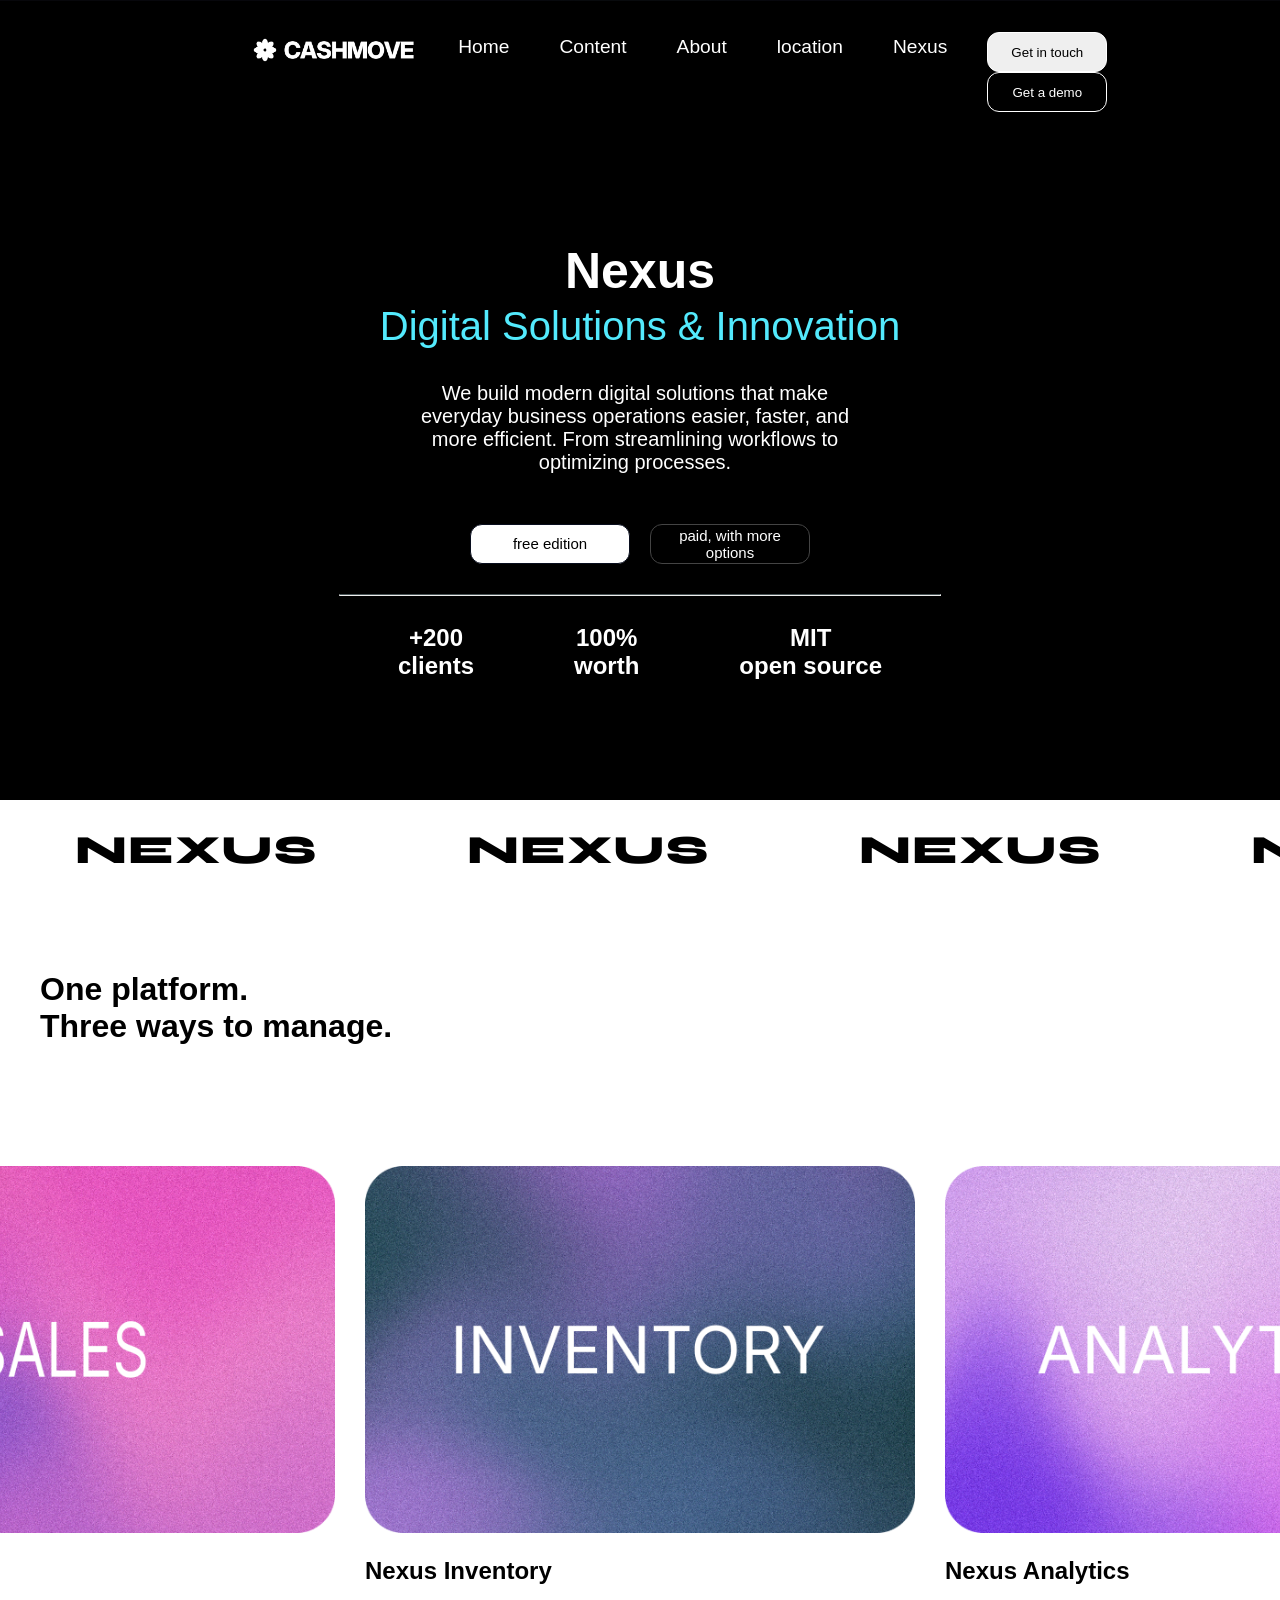
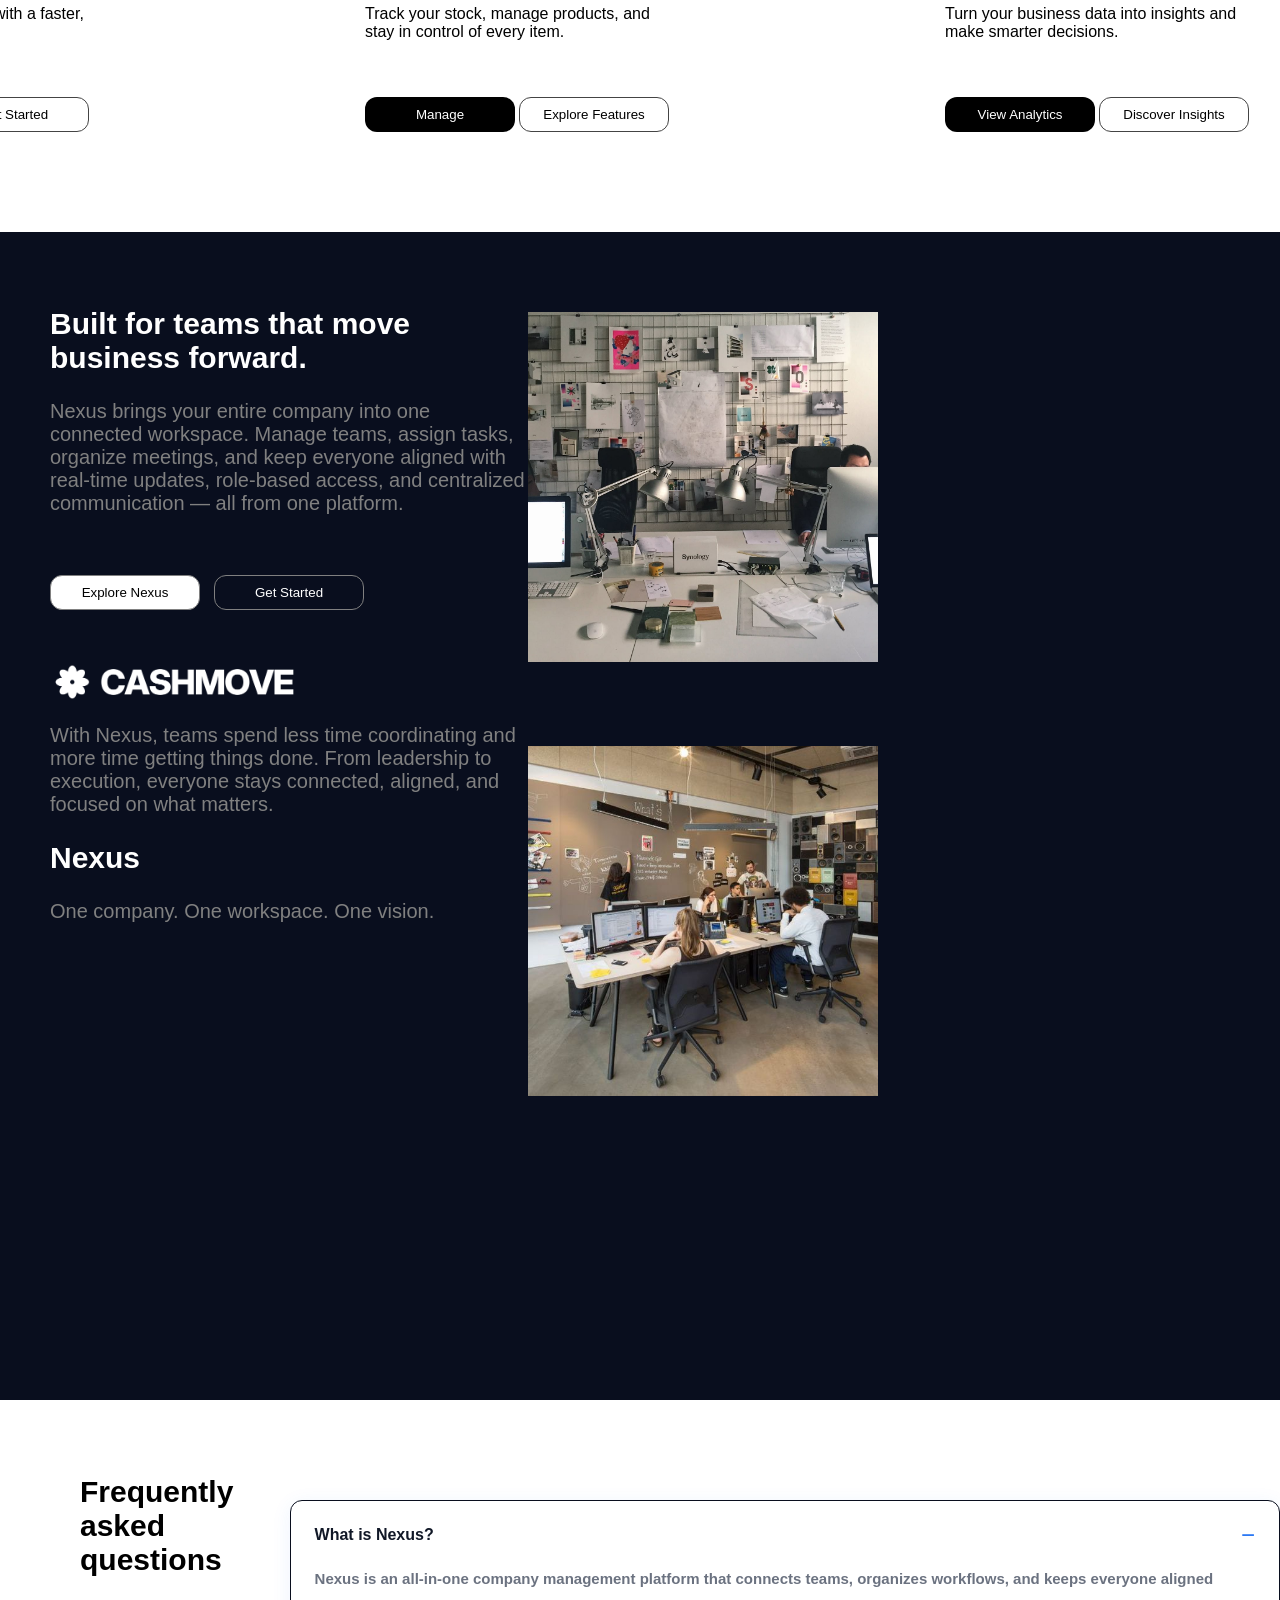
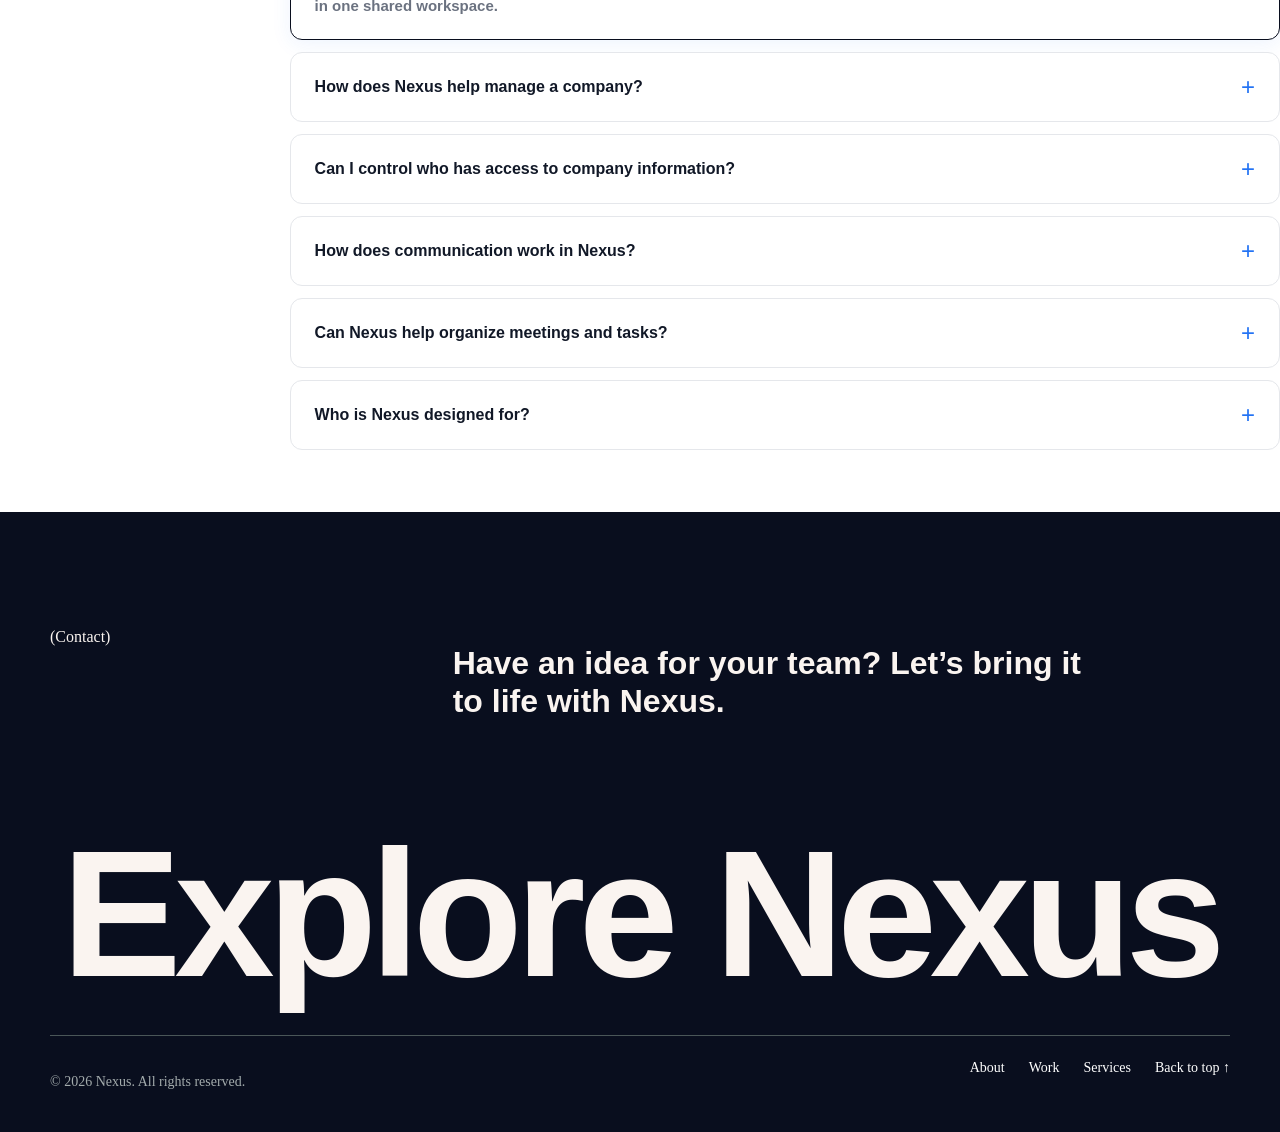
<file: index.html>
<!DOCTYPE html>
<html lang="en">
<head>
    <meta charset="UTF-8">
    <meta name="viewport" content="width=device-width, initial-scale=1.0">
    <link rel="stylesheet" href="style.css">
    <link rel="preconnect" href="https://fonts.googleapis.com">
    <link rel="preconnect" href="https://fonts.gstatic.com" crossorigin>
    <link href="https://fonts.googleapis.com/css2?family=Bebas+Neue&display=swap" rel="stylesheet">
    <link href="https://api.fontshare.com/v2/css?f[]=switzer@400,500,600,700&display=swap" rel="stylesheet">
    <link href="https://api.fontshare.com/v2/css?f[]=switzer@400,500,600,700&display=swap" rel="stylesheet">
    <link href="https://api.fontshare.com/v2/css?f[]=panchang@400,500,600,700&display=swap" rel="stylesheet">
    <link href="https://api.fontshare.com/v2/css?f[]=clash-grotesk@400,500,600,700&display=swap" rel="stylesheet">
    <link href="https://api.fontshare.com/v2/css?f[]=general-sans@400,500,600,700&display=swap" rel="stylesheet"/>
    <link href="https://api.fontshare.com/v2/css?f[]=switzer@400,500,600,700&display=swap" rel="stylesheet">
    <title>nexus</title>
</head>
<body>

    <header>

        <img src="cashmove-logo-horizontal-white.png">

        <div class="lists">

            <ul>
                <li><a href="#">Home</a></li>
                <li><a href="#">Content</a></li>
                <li><a href="#">About</a></li>
                <li><a href="#">location</a></li>
                <li><a href="#">Nexus</a></li>
            </ul>

        </div>

        <div class="join">

            <button>Get in touch</button>
            <button class="ls">Get a demo</button>

        </div>

    </header>

    <div class="main">

        <h1>Nexus</h1>
        <h2>Digital Solutions & Innovation</h2>
        <p>We build modern digital solutions that make everyday business operations easier, faster, and more efficient. From streamlining workflows to optimizing processes.</p>

    </div>



    <div class="bt">

        <button class="l1">free edition</button>
        <button class="l2">paid, with more options</button>

    </div>


    <hr>

    <div class="pr">

        <h2>+200 <br> clients
        </h2>
        <h2>100% <br> worth</h2>
        <h2>MIT <br> open source</h2>

    </div>

    <div class="slide">

        <!-- <ul>
            <li>NUXUS</li>
            <li>NUXUS</li>
            <li>NUXUS</li>
            <li>NUXUS</li>
            <li>NUXUS</li>
            <li>NUXUS</li>
            <li>NUXUS</li>
        </ul> -->

        <iframe src="nexus-iframe.html"></iframe>

    </div>


    <div class="content">

        <h1>One platform. <br>
Three ways to manage.</h1>
</div>

            <div class="boxex">

                <div class="card1">


                    <img src="l1.png">
                    <h2>Nexus POS</h2>
                    <p>Manage sales and payments with a faster, smarter checkout experience.</p>
                    <button>Explore POS</button>
                    <button id="l">Get Started</button>

                </div>

                <div class="card2">

                    <img src="l2.png">
                    <h2>Nexus Inventory</h2>
                    <p>Track your stock, manage products, and stay in control of every item.</p>
                    <button>Manage</button>
                    <button id="la">Explore Features</button>

                </div>

                <div class="card3">

                
                    <img src="l3.png">
                    <h2>Nexus Analytics</h2>
                    <p>Turn your business data into insights and make smarter decisions.</p>
                    <button>View Analytics</button>
                    <button id="last">Discover Insights</button>

                </div>

            </div>

            <div class="nexus1">

                <div class="nexus">
                    
                <h2>Built for teams that move <br> business forward.</h2>
                <p>Nexus brings your entire company into one connected workspace. Manage teams, assign tasks, organize meetings, and keep everyone aligned with real-time updates, role-based access, and centralized communication — all from one platform.</p>
                <button id="ne_la">Explore Nexus</button>
                <button>Get Started</button>

                <img src="cashmove-logo-horizontal-white.png">
                <p>With Nexus, teams spend less time coordinating and more time getting things done. From leadership to execution, everyone stays connected, aligned, and focused on what matters.</p>
                <h2>Nexus</h2>
                <p>One company. One workspace. One vision.</p>
                </div>

                <div class="images">

                <img src="idk.png">
                <img src="a9a2f3487118b187b72e410db0ed07c3.jpg">
                <video src="Clearly.3D-City Digital Twin _ Future Insight_1080p.mp4" autoplay muted loop playsinline></video>

                </div>

            </div>


            <div class="para">

                <h2>Frequently asked <br>
questions</h2>

                <div class="faq">

            <details open>
                <summary>What is Nexus?</summary>
                <p>
                Nexus is an all-in-one company management platform
                that connects teams, organizes workflows, and keeps
                everyone aligned in one shared workspace.
                </p>
            </details>

            <details>
                <summary>How does Nexus help manage a company?</summary>
                <p>
                Nexus allows company leaders to assign tasks, manage
                teams, organize meetings, and monitor progress from
                one central platform.
                </p>
            </details>

            <details>
                <summary>Can I control who has access to company information?</summary>
                <p>
                Yes. Nexus uses role-based access, allowing CEOs and
                managers to control permissions and give employees
                access to the tools and information they need.
                </p>
            </details>

            <details>
                <summary>How does communication work in Nexus?</summary>
                <p>
                Teams can stay connected through shared channels,
                notifications, meeting updates, and centralized
                company communication.
                </p>
            </details>

            <details>
                <summary>Can Nexus help organize meetings and tasks?</summary>
                <p>
                Yes. Managers can assign responsibilities, coordinate
                meetings, share updates, and keep team members informed
                about priorities and deadlines.
                </p>
            </details>

            <details>
                <summary>Who is Nexus designed for?</summary>
                <p>
                Nexus is designed for companies of all sizes that want
                to improve collaboration, simplify management, and bring
                their teams together in one organized workspace.
                </p>
            </details>

            </div>

            </div>

                <footer class="footer" id="contact">
        <div class="footer-top">
            <p class="label label-light">(Contact)</p>
            <p class="footer-lead">Have an idea for your team? Let’s bring it to life with Nexus.</p>
        </div>

        <h2 class="footer-big">Explore Nexus</h2>

        <div class="footer-bottom">
            <p>© 2026 Nexus. All rights reserved.</p>
            <nav>
                <a href="#about">About</a>
                <a href="#work">Work</a>
                <a href="#services">Services</a>
                <a href="#top">Back to top ↑</a>
            </nav>
        </div>
    </footer>




</body>
</html>
</file>
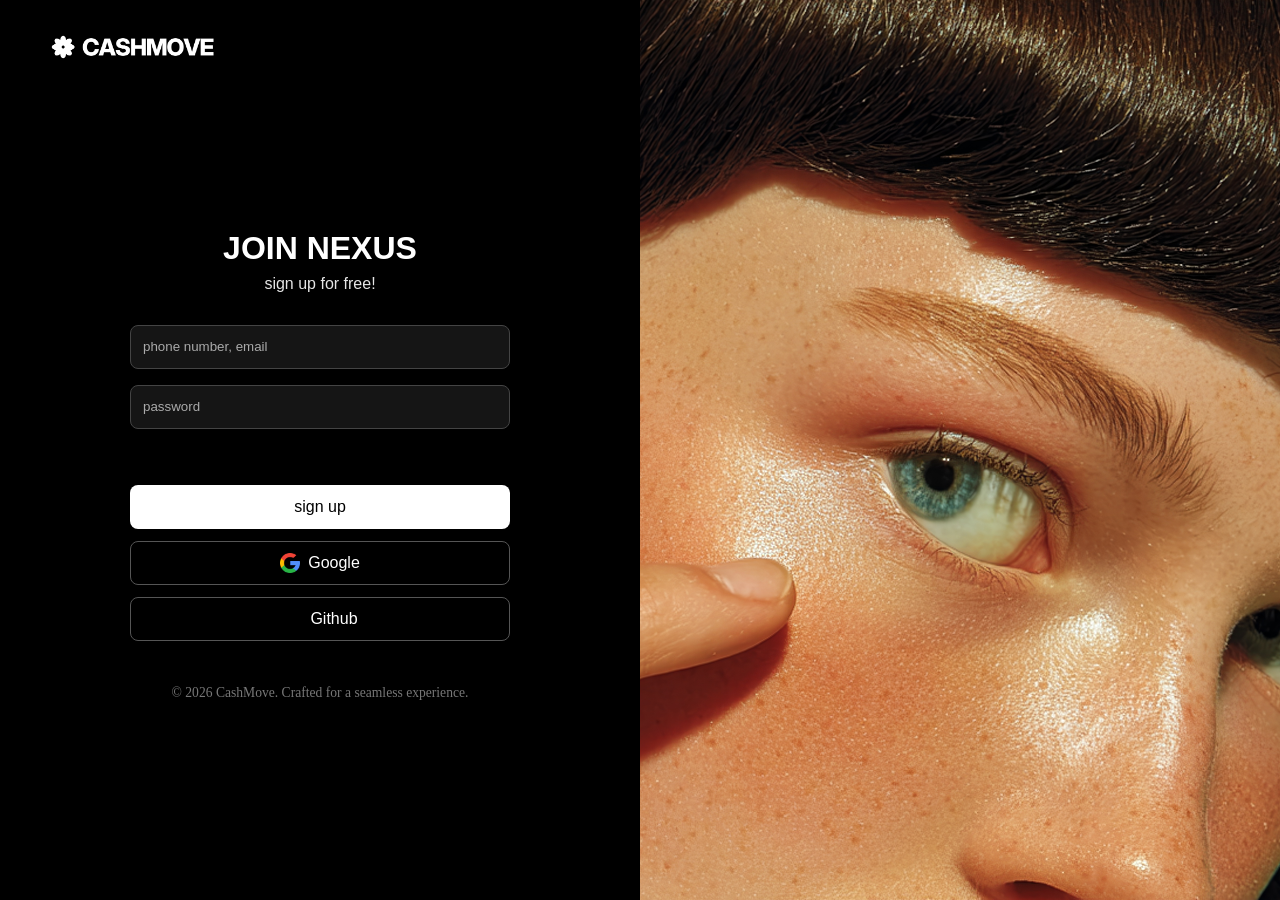
<file: important_but_no_need_to_open_it/index.html>
<!DOCTYPE html>
<html lang="en">
<head>
    <meta charset="UTF-8">
    <meta name="viewport" content="width=device-width, initial-scale=1.0">
    <link rel="stylesheet" href="style.css">
    <link href="https://api.fontshare.com/v2/css?f[]=clash-display@400,500,600,700&display=swap" rel="stylesheet">
    <link href="https://api.fontshare.com/v2/css?f[]=pally@400,500,700&display=swap" rel="stylesheet">
    <title>nexus</title>
</head>
<body>

    <div class="page">

        <div class="left">
            <div class="logo">
                <img src="cashmove-logo-horizontal-white.png" alt="CashMove">
            </div>

            <div class="login">
                <h1>JOIN NEXUS</h1>
                <p class="subtitle">sign up for free!</p>

                <input type="text" name="email" placeholder="phone number, email">
                <input type="password" name="password" placeholder="password">

                <a href="#" class="forgot">forget password?</a>

                <button type="button" class="primary"><a href="file:///home/van1ikka/session3-realisation/index.html">sign up</a></button>
                <button type="button" class="social">
                    <img src="search.png" alt=""> Google
                </button>
                <button type="button" class="social">
                    <img src="github.png" alt=""> Github
                </button>

                <p class="footer">© 2026 CashMove. Crafted for a seamless experience.</p>
            </div>
        </div>


        <div class="right">
            <img src="login-hero-closeup-20260603.jpg" alt="">
        </div>
    </div>

</body>
</html>
</file>
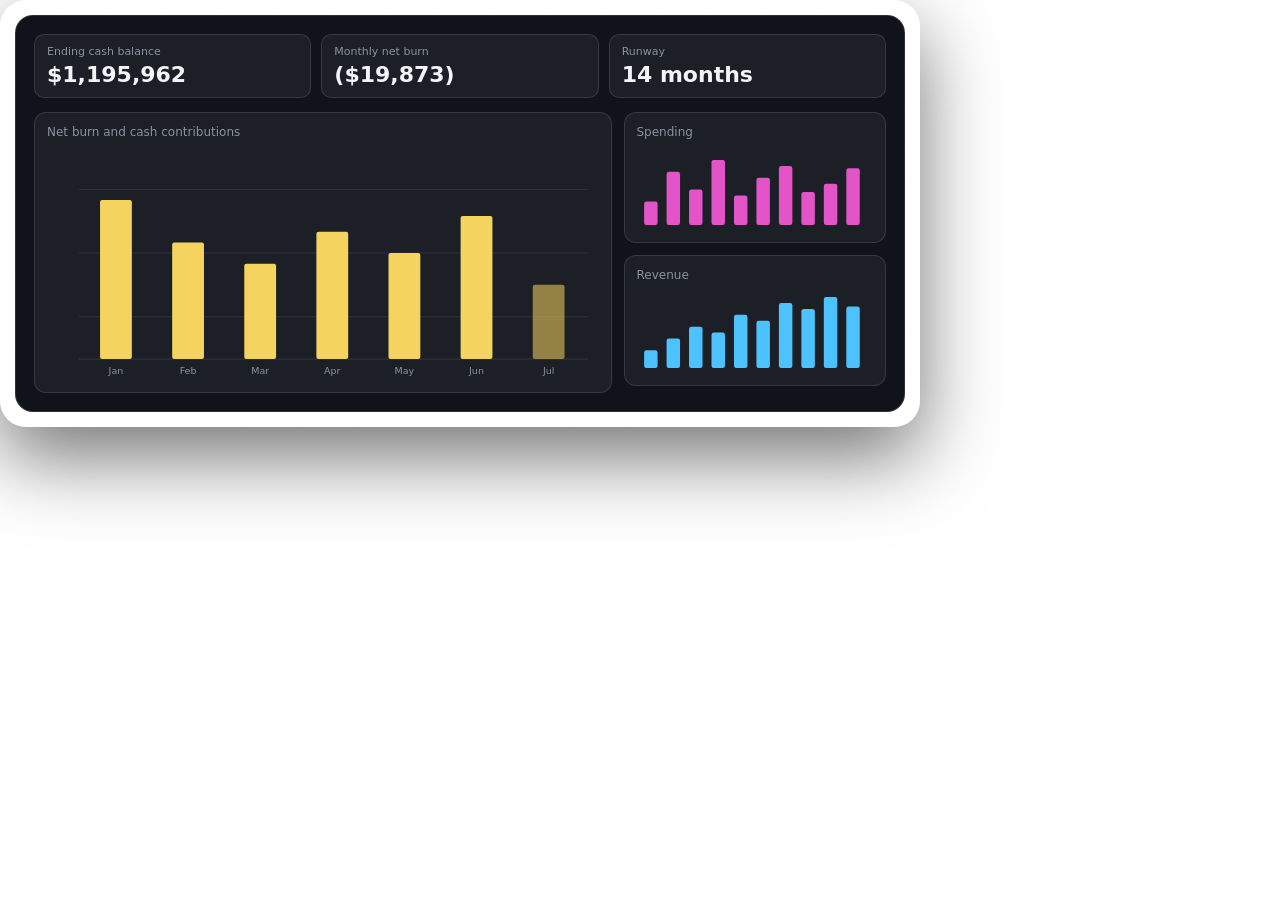
<file: dashboard-loop.html>
<!DOCTYPE html>
<html lang="en">
<head>
<meta charset="utf-8">
<meta name="viewport" content="width=device-width, initial-scale=1, viewport-fit=cover">
<title>Animated dashboard loop</title>
<style>
:root{--bg:#0b0d12;--card:rgba(255,255,255,.05);--line:rgba(255,255,255,.12);--tx:#f2f4f8;--mut:#8b93a3;--y:#f4d35e;--g:#3ee08f;--p:#e254c8;--b:#4cc3ff;--r:#ff6b6b;
box-sizing:border-box;padding-top:env(safe-area-inset-top,0px);padding-bottom:env(safe-area-inset-bottom,0px)}
html{scroll-padding-top:env(safe-area-inset-top,0px)}
*{box-sizing:border-box}
body{margin:0;background:transparent;font-family:"Segoe UI",system-ui,-apple-system,Helvetica,Arial,sans-serif;color:var(--tx);padding:0}
.frame{width:min(920px,100%);padding:14px;border-radius:26px;background:linear-gradient(145deg,rgba(255,255,255,.14),rgba(255,255,255,.03));border:1px solid var(--line);box-shadow:0 30px 80px rgba(0,0,0,.55)}
.panel{background:#10131a;border-radius:18px;padding:18px;border:1px solid var(--line)}
.top{display:grid;grid-template-columns:repeat(3,1fr);gap:10px;margin-bottom:14px}
.kpi{border:1px solid var(--line);border-radius:10px;padding:10px 12px;background:var(--card)}
.kpi small{display:block;color:var(--mut);font-size:11px;margin-bottom:4px}
.kpi b{font-size:clamp(15px,2.6vw,22px);font-variant-numeric:tabular-nums}
.grid{display:grid;grid-template-columns:2.2fr 1fr;gap:12px}
.box{border:1px solid var(--line);border-radius:12px;padding:12px;background:var(--card)}
.box h4{margin:0 0 8px;font-size:12px;color:var(--mut);font-weight:500}
svg{width:100%;height:auto;display:block}
.side{display:flex;flex-direction:column;gap:12px}
.bar{transform-origin:bottom;transform-box:fill-box;animation:grow 6s cubic-bezier(.2,.8,.2,1) infinite}
.bar.n{fill:var(--y)}.bar.p{fill:var(--p)}.bar.b{fill:var(--b)}
@keyframes grow{0%{transform:scaleY(0)}18%,88%{transform:scaleY(1)}100%{transform:scaleY(0)}}
.ln{fill:none;stroke:var(--g);stroke-width:2;stroke-dasharray:1;stroke-dashoffset:1;animation:draw 6s ease-in-out infinite}
@keyframes draw{0%,10%{stroke-dashoffset:1}45%,88%{stroke-dashoffset:0}100%{stroke-dashoffset:1}}
.dot{fill:var(--g);opacity:0;animation:pop 6s infinite}
@keyframes pop{0%,40%{opacity:0}48%,88%{opacity:1}100%{opacity:0}}
.lbl{fill:var(--mut);font-size:9px}
@media(max-width:640px){.grid{grid-template-columns:1fr}.top{grid-template-columns:1fr 1fr}.top .kpi:last-child{grid-column:span 2}}
@media(prefers-reduced-motion:reduce){.bar,.ln,.dot{animation:none;transform:none;stroke-dashoffset:0;opacity:1}}
</style>
</head>
<body>
<div class="frame"><div class="panel">
 <div class="top">
  <div class="kpi"><small>Ending cash balance</small><b id="k1">$0</b></div>
  <div class="kpi"><small>Monthly net burn</small><b id="k2">$0</b></div>
  <div class="kpi"><small>Runway</small><b id="k3">0 months</b></div>
 </div>
 <div class="grid">
  <div class="box"><h4>Net burn and cash contributions</h4>
   <svg viewBox="0 0 520 220" role="img" aria-label="Animated bar and line chart">
    <g stroke="rgba(255,255,255,.08)"><line x1="30" x2="510" y1="40" y2="40"/><line x1="30" x2="510" y1="100" y2="100"/><line x1="30" x2="510" y1="160" y2="160"/><line x1="30" x2="510" y1="200" y2="200"/></g>
    <g id="bars"></g>
    <path id="line" class="ln" pathLength="1"/>
    <g id="dots"></g>
   </svg></div>
  <div class="side">
   <div class="box"><h4>Spending</h4>
    <svg viewBox="0 0 200 70"><g id="b2"></g></svg></div>
   <div class="box"><h4>Revenue</h4>
    <svg viewBox="0 0 200 70"><g id="b3"></g></svg></div>
  </div>
 </div>
</div></div>
<script>
var ns="http://www.w3.org/2000/svg";
function el(t,a,p){var e=document.createElementNS(ns,t);for(var k in a)e.setAttribute(k,a[k]);p.appendChild(e);return e}
var vals=[150,110,90,120,100,135,70],mo=["Jan","Feb","Mar","Apr","May","Jun","Jul"],pts=[];
var bars=document.getElementById("bars"),dots=document.getElementById("dots");
vals.forEach(function(v,i){var x=50+i*68;
 var r=el("rect",{x:x,y:200-v,width:30,height:v,rx:2,"class":"bar n"},bars);r.style.animationDelay=(i*.08)+"s";
 if(i==6)r.setAttribute("opacity",".55");
 el("text",{x:x+15,y:214,"text-anchor":"middle","class":"lbl"},bars).textContent=mo[i];
 var y=200-(v*.55+40+(i%2?20:0));pts.push([x+15,y]);
 var d=el("circle",{cx:x+15,cy:y,r:3.5,"class":"dot"},dots);d.style.animationDelay=(i*.08)+"s"});
document.getElementById("line").setAttribute("d","M"+pts.map(function(p){return p.join(",")}).join(" L"));
function mini(id,c,hs,w){var g=document.getElementById(id);hs.forEach(function(h,i){
 var r=el("rect",{x:6+i*w,y:66-h,width:w*.6,height:h,rx:2,"class":"bar "+c},g);r.style.animationDelay=(i*.07)+"s"})}
mini("b2","p",[20,45,30,55,25,40,50,28,35,48],19);
mini("b3","b",[15,25,35,30,45,40,55,50,60,52],19);
function count(id,to,fmt,ms){var e=document.getElementById(id),t0=null;
 function f(t){if(!t0)t0=t;var p=Math.min((t-t0)/ms,1),v=to*(1-Math.pow(1-p,3));e.textContent=fmt(v);if(p<1)requestAnimationFrame(f)}requestAnimationFrame(f)}
function run(){
 count("k1",1203610,function(v){return"$"+Math.round(v).toLocaleString("en-US")},1800);
 count("k2",20000,function(v){return"($"+Math.round(v).toLocaleString("en-US")+")"},1800);
 count("k3",14,function(v){return Math.round(v)+" months"},1800)}
run();setInterval(run,6000);
</script>
</body>
</html>
</file>
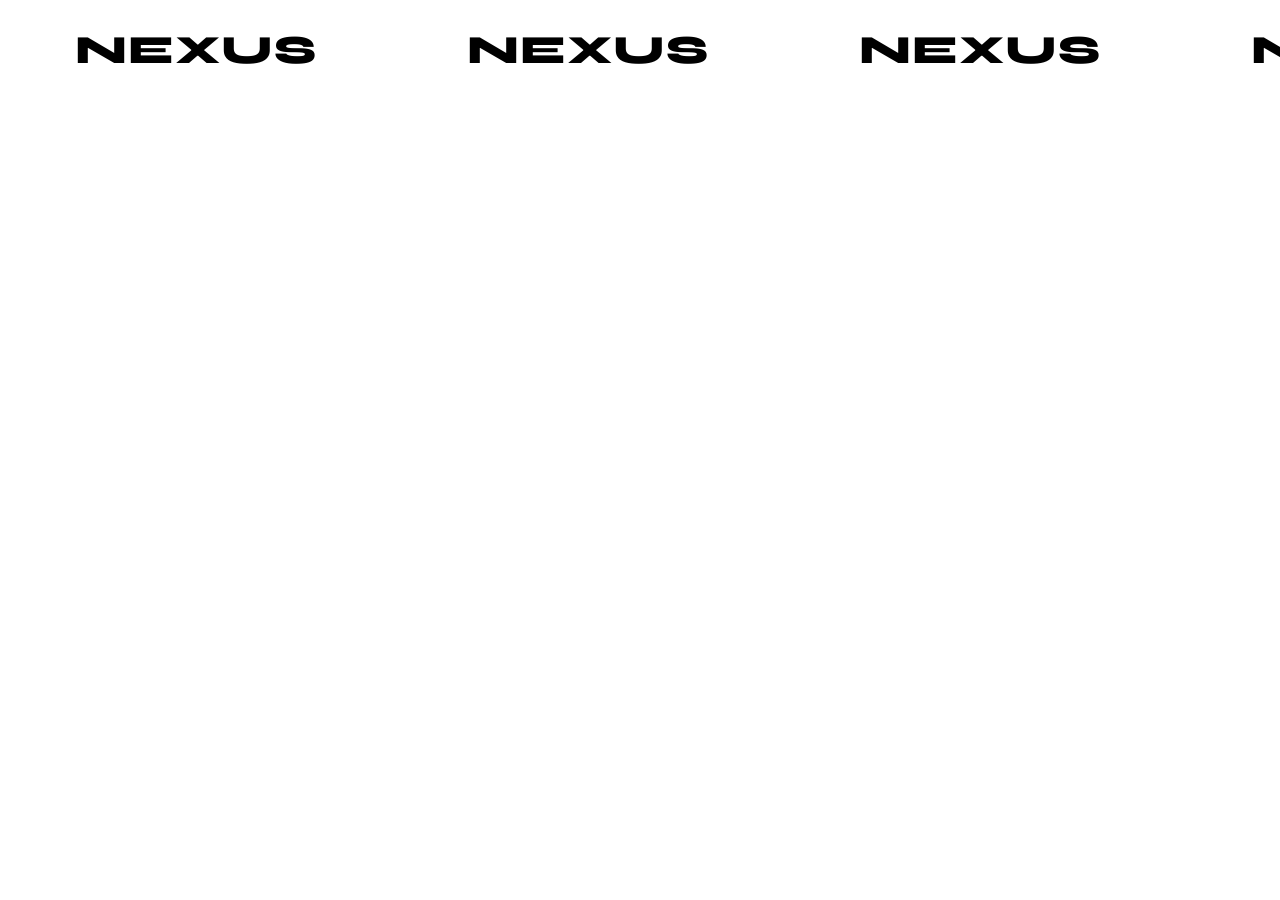
<file: nexus-iframe.html>
<!DOCTYPE html>
<html lang="en">
<head>
<meta charset="utf-8">
<meta name="viewport" content="width=device-width, initial-scale=1">
<title>nexus</title>
<link rel="preconnect" href="https://fonts.googleapis.com">
<link rel="preconnect" href="https://fonts.gstatic.com" crossorigin>
<link href="https://fonts.googleapis.com/css2?family=Syne:wght@800&display=swap" rel="stylesheet">
<style>
  :root { --h: 100px; }            /* hadi hiya height dyal iframe (khlliha nfs l'iframe height) */

  * { box-sizing: border-box; margin: 0; padding: 0; }
  html, body {
    width: 100%;
    height: var(--h);
    overflow: hidden;              /* ma kayn ta scrollbar */
    background: #ffffff;
  }

  .marquee {
    width: 100%;
    height: var(--h);
    display: flex;
    align-items: center;           /* text f west l'height bzzaf */
    overflow: hidden;
    background: #ffffff;
    color: #000000;
  }
  .track {
    display: flex;
    width: max-content;
    animation: scroll 20s linear infinite;   /* 20s = tsriiie3 / tbti2 l'anim */
  }
  .track span {
    font-family: "Syne", "Poppins", Helvetica, Arial, sans-serif;
    font-weight: 800;
    font-size: 40px;
    line-height: 1;
    letter-spacing: 0.02em;
    text-transform: uppercase;
    white-space: nowrap;
    padding: 0 75px;
  }
  /* 2 groupes b7al b7al -> loop bla ma ybane jump */
  @keyframes scroll {
    from { transform: translateX(0); }
    to   { transform: translateX(-50%); }
  }
  @media (prefers-reduced-motion: reduce) {
    .track { animation: none; }
  }
</style>
</head>
<body>

<div class="marquee" aria-label="nexus">
  <div class="track" aria-hidden="true">
    <span>nexus</span><span>nexus</span><span>nexus</span><span>nexus</span><span>nexus</span><span>nexus</span><span>nexus</span><span>nexus</span>
    <span>nexus</span><span>nexus</span><span>nexus</span><span>nexus</span><span>nexus</span><span>nexus</span><span>nexus</span><span>nexus</span>
  </div>
</div>

</body>
</html>
</file>
<file: style.css>
body {
    margin: 0;
    min-height: 100vh;
    background:
        radial-gradient(circle at 50% 100%, rgba(70, 85, 110, 0.5) 0%, transparent 60%),
        radial-gradient(circle at 50% 100%, rgba(99, 102, 241, 0.4) 0%, transparent 70%),
        radial-gradient(circle at 50% 100%, rgba(181, 184, 208, 0.3) 0%, transparent 80%),
        #000;
}


header img
{
    width: 180px;
    height: 30px;
    padding-top: 15px;
}

header
{
    display: flex;
    justify-content: space-between;
    padding-top: 20px;
    padding-left: 250px;
    padding-right: 250px;
}

header ul
{
    display: flex;
    justify-content: space-between;
    gap: 50px;
    margin-right: 40px
}

header li 
{
    list-style: none;
}

header a
{
    color: white;
    text-decoration: none;
    font-size: larger;
    font-family: 'Clash Grotesk', sans-serif;
    font-weight: 500;
}


.join button
{
    width: 120px;
    height: 40px;
    border-radius: 12px;
    border: 1px solid white;
    cursor: pointer;
}

.join
{
    padding-top: 12px;
}


.ls 
{
    background: transparent;
    color: white;

}



.main h1
{
    font-family: 'Panchang', sans-serif;
    font-weight: 700;
    color: white;
    font-size: 50px;
    position: relative;
    top: 30px;
}

.main h2 
{
    color: white;
    font-family: 'Panchang', sans-serif;
    font-weight: 500;
    color: oklch(86.5% .127 207.078);
    font-size: 40px;
}


.main p
{
    color: white;
    max-width: 450px;
    margin-left: 120px;
    font-family: 'Switzer', sans-serif;
    font-size: 20px;
}


.main
{
    text-align: center;
    max-width: 700px;
    margin-inline: auto;
    margin-top: 100px;
}


.slide ul
{
    background-color: white;
    display: flex;
    justify-content: space-between;
    padding: 32px 0;
    margin-top: 12%;
}


.slide li
{
    color: black;
    text-decoration: none;
    list-style: none;
}


.bt 
{
    display: flex;
    justify-content: center;
    margin-top: 50px;
    gap: 20px;
}

.bt button
{
    width: 160px;
    height: 40px;
    border-radius: 12px;
    font-size: 15px;
    cursor: pointer;
}


.l1 
{
    background-color: white;
    border: 1px solid #090E1E;
    color: black;
}

.l2
{
    background-color: transparent;
    border: 1px solid #444;
    color: white;
    
}


hr
{
    width: 600px;
    margin-top: 30px;
    border-top: 1px solid #4a5658;
}

.pr
{
    color: white;
    display: flex;
    justify-content: center;
    gap: 100px;
    text-align: center;
}

.pr h2
{
    font-family: 'Panchang', sans-serif;

}


.slide iframe
{
    width: 100%;
    border: none;
    overflow: hidden;
    display: flex;
    justify-content: center;
    margin-top: 100px;
}


.content
{
    background-color: white;
    display: flex;
}


.content h1
{
    padding-left: 40px;
    font-family: 'Panchang', sans-serif;
}

.boxex
{
    display: flex;
    justify-content: center;
    background-color: white;
    padding-top: 100px;
    gap: 30px;
    padding-bottom: 100px;
}


.boxex img
{
    width: 550px;
}

.boxex h2
{
    font-family: 'Panchang', sans-serif;
}


.boxex p
{
    font-family: 'Switzer', sans-serif;
    max-width: 300px;
}

.boxex button
{
    width: 150px;
    height: 35px;
    background-color: black;
    border-radius: 12px;
    border: 1px solid transparent;
    color: white;
    font-size: px;
    font-family: 'Switzer', sans-serif;
    margin-top: 40px;
    cursor: pointer;
}

#last
{
    background-color: white;
    border: 1px solid #444;
    color: black;
}

#la
{
    background-color: white;
    border: 1px solid #444;
    color: black;
}

#l
{
    background-color: white;
    border: 1px solid #444;
    color: black;
}


.nexus
{
    background-color: #090E1E;
    color: white;
    padding-top: 50px;
    padding-left: 50px;
}


.nexus h2
{
    font-family: 'Panchang', sans-serif;
    font-size: 30px;
}

.nexus p
{
    max-width: 500px;
    font-family: 'Switzer', sans-serif;
    color: gray;
    font-size: 20px;
}

.nexus button
{
    width: 150px;
    height: 35px;
    background-color: transparent;
    border-radius: 12px;
    border: 1px solid gray;
    color: white;
    font-size: px;
    font-family: 'Switzer', sans-serif;
    margin-top: 40px;
    cursor: pointer;
}


#ne_la 
{
    background-color: white;
    color: black;
    margin-right: 10px;
}

.images img
{
    width: 350px;
    height: 350px;
    padding-top: 80px;
}


.nexus1
{
    display: flex;
    justify-content: space-between;
    background-color: #090E1E;
    padding-right: 80px;
}

.nexus1 video
{
    display: block;
    width: 100%;
    border: none;
    overflow: hidden;
    display: flex;
    height: 300px;
    object-fit: cover;
}

.nexus img
{
    width: 250px;
    height: auto;
    display: block;
    padding-top: 50px;
}


.para
{
    background-color: white;
    display: flex;
    padding-top: 50px;
    justify-content: space-between;
    padding-left: 80px;
}

.faq
{
    background-color: white;
}

.faq {
    max-width: 1200px;
    margin: 50px auto;
    font-family: "General Sans", sans-serif;
    font-weight: 700;
}

.faq details {
  border: 1px solid #e5e7eb;
  border-radius: 12px;
  margin-bottom: 12px;
  padding: 20px 24px;
  background: #fff;
  transition: 0.3s ease;
}

.faq details:hover {
  border-color: #090E1E;
}

.faq details[open] {
  border-color: #090E1E;
  box-shadow: 0 4px 20px rgba(35, 115, 244, 0.08);
}

.faq summary {
  display: flex;
  justify-content: space-between;
  align-items: center;
  gap: 16px;
  font-size: 16px;
  font-weight: 600;
  color: #111827;
  cursor: pointer;
  list-style: none;
}

.faq summary::-webkit-details-marker {
  display: none;
}

.faq summary::after {
  content: "+";
  font-size: 24px;
  font-weight: 400;
  color: #2373F4;
  transition: transform 0.3s ease;
}

.faq details[open] summary::after {
  content: "−";
}

.faq p {
  color: #6b7280;
  font-size: 15px;
  line-height: 1.8;
  margin: 16px 30px 0 0;
}


.para h2
{
    font-family: 'Panchang', sans-serif;
    font-size: 30px;
}


.footer {
    background-color: #090E1E;
    color: #FAF4F0;
    padding: 100px 50px 28px;
    overflow: hidden;
}

.footer-top {
    display: grid;
    grid-template-columns: 1fr 2fr auto;
    gap: 28px;
    align-items: start;
}

.footer-lead {
    max-width: 640px;
    font-family: 'Switzer', sans-serif;
    font-weight: 700;
    font-size: 32px;
    line-height: 1.2;
}

.footer-big {
    margin: 80px 0 40px;
    font-family: 'Panchang', sans-serif;
    font-weight: 600;
    font-size: 180px;
    line-height: 0.9;
    letter-spacing: -0.04em;
    text-align: center;
    white-space: nowrap;
}

.footer-bottom {
    display: flex;
    flex-wrap: wrap;
    justify-content: space-between;
    gap: 16px;
    padding-top: 24px;
    border-top: 1px solid #4a5658;
    font-size: 14px;
    color: #a3abac;
}

.footer-bottom nav {
    display: flex;
    flex-wrap: wrap;
    gap: 24px;
}


.footer-bottom a
{
    color: white;
    text-decoration: none;
}
</file>
<file: important_but_no_need_to_open_it/style.css>
* {
    box-sizing: border-box;
    margin: 0;
    padding: 0;
}

body {
    background-color: black;
    color: white;
    font-family: 'Pally', sans-serif;
    min-height: 100vh;
    overflow-x: hidden;
}


.page {
    display: flex;
    min-height: 100vh;
    width: 100%;
}


.left {
    flex: 1;
    display: flex;
    flex-direction: column;
    padding: 2rem 3rem;
    max-width: 50%;
}

.logo img {
    width: 170px;
    height: auto;
    display: block;
}


.login {
    flex: 1;
    display: flex;
    flex-direction: column;
    justify-content: center;
    max-width: 380px;
    width: 100%;
    margin: 0 auto;
    text-align: center;
}

.login h1 {
    font-family: 'Clash Display', sans-serif;
    font-weight: 600;
    font-size: 2rem;
    margin-bottom: 0.5rem;
}

.login .subtitle {
    font-weight: 500;
    margin-bottom: 2rem;
    opacity: 0.9;
}

.login input {
    width: 100%;
    height: 44px;
    margin-bottom: 1rem;
    background-color: #51515144;
    border: 1px solid #444;
    color: white;
    font-family: inherit;
    padding: 0 12px;
    border-radius: 8px;
    outline: none;
}

.login input::placeholder {
    color: #aaa;
}

.login input:focus {
    border-color: #888;
}

.forgot {
    align-self: flex-end;
    margin-bottom: 1.5rem;
    font-size: 0.9rem;
    color: #ccc;
    text-decoration: none;
    cursor: pointer;
}

.forgot:hover {
    color: white;
}


.login button {
    width: 100%;
    height: 44px;
    border-radius: 8px;
    font-size: 1rem;
    font-weight: 500;
    cursor: pointer;
    display: flex;
    align-items: center;
    justify-content: center;
    gap: 8px;
    margin-bottom: 0.75rem;
    border: none;
}

.login button.primary {
    background-color: white;
    color: black;
}

.login button.primary:hover {
    background-color: #eee;
}

.login button.social {
    background-color: transparent;
    border: 1px solid #555;
    color: white;
}

.login button.social:hover {
    background-color: #222;
    border-color: #777;
}

.login button img {
    width: 20px;
    height: 20px;
    object-fit: contain;
}


.login .footer {
    margin-top: 2rem;
    color: #777;
    font-size: 0.85rem;
    font-family: 'Times New Roman', Times, serif;
}


.right {
    flex: 1;
    max-width: 50%;
    position: relative;
    overflow: hidden;
}

.right img {
    width: 100%;
    height: 100%;
    object-fit: cover;
    object-position: center;
    display: block;
}


.login a
{
    color: black;
    text-decoration: none;
}
</file>
